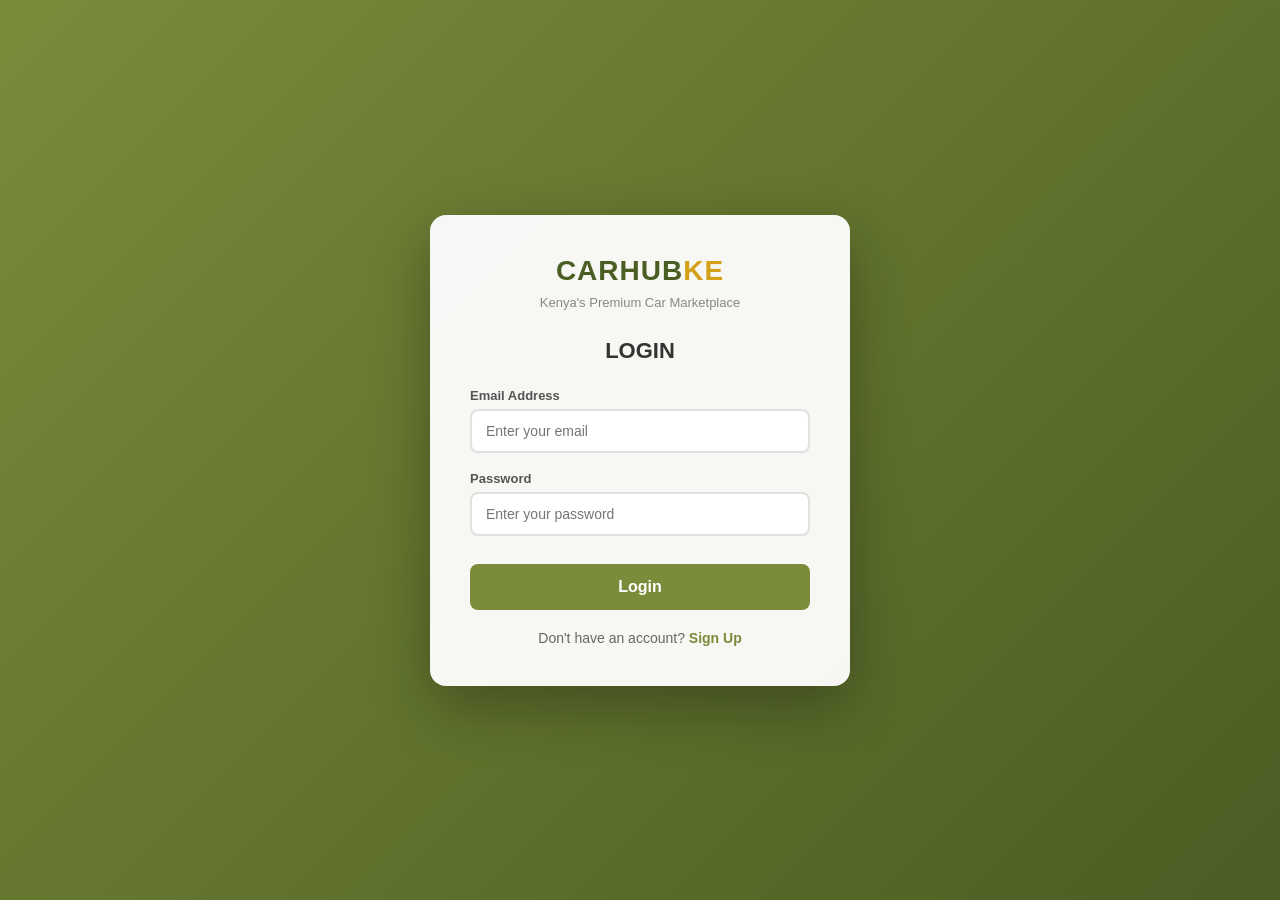
<file: Week 2/Login.html>
<!DOCTYPE html>
<html lang="en">
<head>
    <meta charset="UTF-8">
    <meta name="viewport" content="width=device-width, initial-scale=1.0">
    <title>CarHubKE - Login</title>
    <style>
        * { margin: 0; padding: 0; box-sizing: border-box; }
        body {
            font-family: 'Segoe UI', Tahoma, Geneva, Verdana, sans-serif;
            background: linear-gradient(135deg, #7a8b3a 0%, #4a5d23 100%);
            min-height: 100vh;
            display: flex;
            justify-content: center;
            align-items: center;
            padding: 20px;
        }
        .container {
            background: rgba(255,255,255,0.95);
            padding: 40px;
            border-radius: 16px;
            box-shadow: 0 20px 60px rgba(0,0,0,0.3);
            width: 100%;
            max-width: 420px;
        }
        .logo {
            text-align: center;
            font-size: 28px;
            font-weight: 800;
            color: #4a5d23;
            margin-bottom: 8px;
            letter-spacing: 1px;
        }
        .tagline {
            text-align: center;
            color: #888;
            font-size: 13px;
            margin-bottom: 28px;
        }
        h2 {
            text-align: center;
            color: #333;
            margin-bottom: 24px;
            font-size: 22px;
        }
        .welcome-banner {
            display: none;
            background: linear-gradient(90deg, #7a8b3a, #4a5d23);
            color: white;
            padding: 14px;
            border-radius: 10px;
            margin-bottom: 20px;
            text-align: center;
            font-size: 15px;
            animation: slideDown 0.6s ease;
        }
        @keyframes slideDown {
            from { opacity: 0; transform: translateY(-20px); }
            to { opacity: 1; transform: translateY(0); }
        }
        .form-group {
            margin-bottom: 18px;
        }
        label {
            display: block;
            margin-bottom: 6px;
            color: #555;
            font-size: 13px;
            font-weight: 600;
        }
        input {
            width: 100%;
            padding: 12px 14px;
            border: 2px solid #e0e0e0;
            border-radius: 8px;
            font-size: 14px;
            transition: all 0.3s;
        }
        input:focus {
            outline: none;
            border-color: #7a8b3a;
        }
        button {
            width: 100%;
            padding: 14px;
            background: #7a8b3a;
            color: white;
            border: none;
            border-radius: 8px;
            font-size: 16px;
            font-weight: 700;
            cursor: pointer;
            transition: all 0.3s;
            margin-top: 10px;
        }
        button:hover {
            background: #4a5d23;
            transform: translateY(-2px);
            box-shadow: 0 4px 12px rgba(74,93,35,0.3);
        }
        .signup-link {
            text-align: center;
            margin-top: 20px;
            font-size: 14px;
            color: #666;
        }
        .signup-link a {
            color: #7a8b3a;
            text-decoration: none;
            font-weight: 600;
        }
        .error {
            color: #d32f2f;
            font-size: 13px;
            margin-top: 8px;
            text-align: center;
            display: none;
        }
    </style>
</head>
<body>
    <div class="container">
        <div class="logo">CARHUB<span style="color:#d4a017;">KE</span></div>
        <div class="tagline">Kenya's Premium Car Marketplace</div>
        
        <div class="welcome-banner" id="welcomeBanner"></div>
        
        <h2>LOGIN</h2>
        <form id="loginForm">
            <div class="form-group">
                <label>Email Address</label>
                <input type="email" id="loginEmail" placeholder="Enter your email" required>
            </div>
            <div class="form-group">
                <label>Password</label>
                <input type="password" id="loginPassword" placeholder="Enter your password" required>
            </div>
            <div class="error" id="loginError">Invalid email or password</div>
            <button type="submit">Login</button>
        </form>
        <div class="signup-link">
            Don't have an account? <a href="signup.html">Sign Up</a>
        </div>
    </div>

    <script>
        // Check for new user welcome message
        const urlParams = new URLSearchParams(window.location.search);
        const isNewUser = urlParams.get('newuser');
        const userName = urlParams.get('name');
        
        if(isNewUser === '1' && userName) {
            const banner = document.getElementById('welcomeBanner');
            banner.innerHTML = `👋 Welcome back, <strong>${decodeURIComponent(userName)}</strong>! Please login to continue.`;
            banner.style.display = 'block';
        }

        document.getElementById('loginForm').addEventListener('submit', function(e) {
            e.preventDefault();
            
            const email = document.getElementById('loginEmail').value.trim();
            const password = document.getElementById('loginPassword').value;
            const storedUser = JSON.parse(localStorage.getItem('carhubUser') || '{}');
            
            // Demo validation (in production, this goes to PHP/MySQL backend)
            if(storedUser.email === email && storedUser.password === password) {
                // Set session
                sessionStorage.setItem('carhubSession', JSON.stringify({
                    name: storedUser.fullName,
                    email: storedUser.email,
                    loginTime: new Date().toISOString()
                }));
                window.location.href = 'dashboard.html';
            } else {
                // For demo: allow any login if no user exists yet
                if(!storedUser.email) {
                    sessionStorage.setItem('carhubSession', JSON.stringify({
                        name: 'Guest User',
                        email: email,
                        loginTime: new Date().toISOString()
                    }));
                    window.location.href = 'dashboard.html';
                } else {
                    document.getElementById('loginError').style.display = 'block';
                }
            }
        });
    </script>
</body>
</html>
</file>
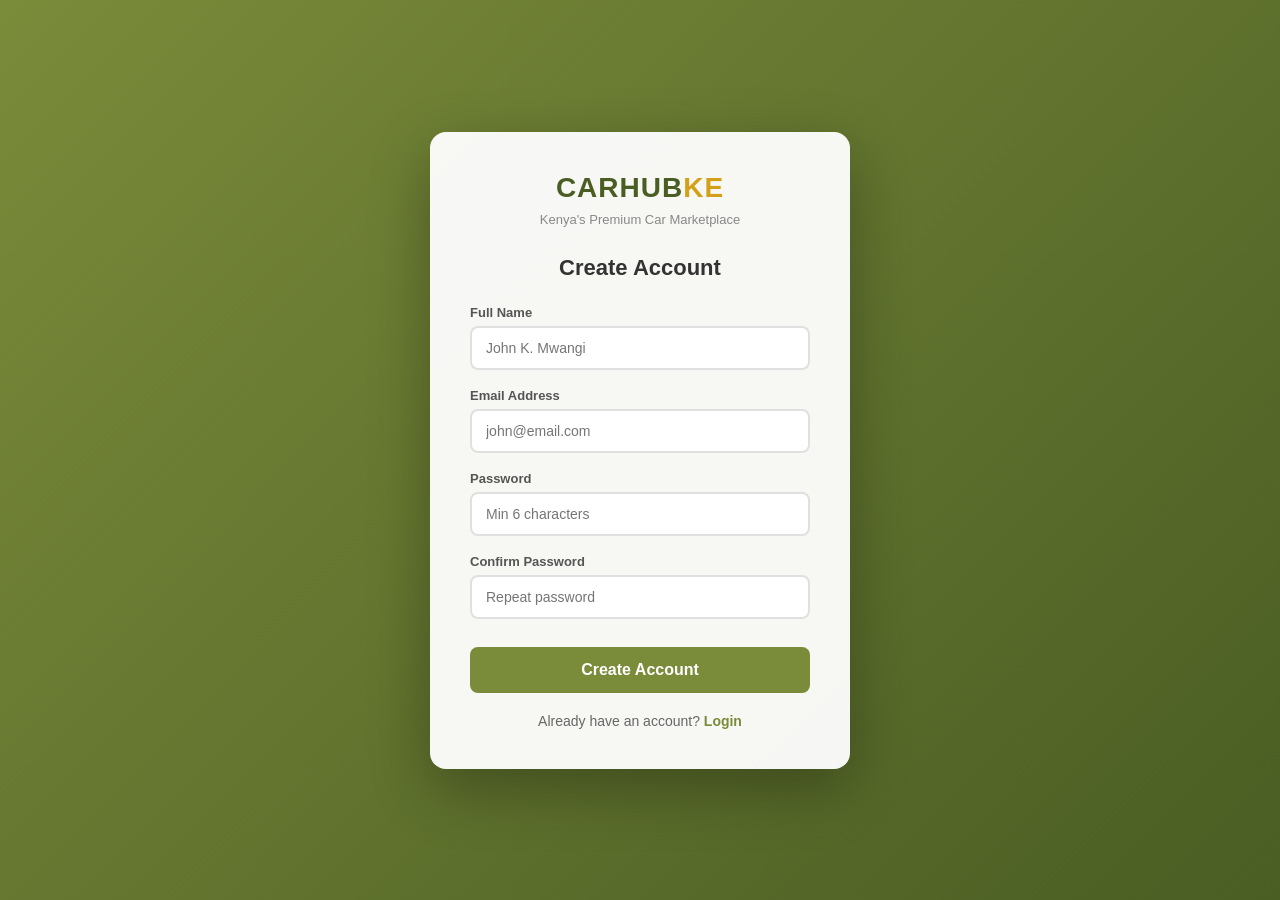
<file: Week 2/Signup.html>
<!DOCTYPE html>
<html lang="en">
<head>
    <meta charset="UTF-8">
    <meta name="viewport" content="width=device-width, initial-scale=1.0">
    <title>CarHubKE - Create Account</title>
    <style>
        * { margin: 0; padding: 0; box-sizing: border-box; }
        body {
            font-family: 'Segoe UI', Tahoma, Geneva, Verdana, sans-serif;
            background: linear-gradient(135deg, #7a8b3a 0%, #4a5d23 100%);
            min-height: 100vh;
            display: flex;
            justify-content: center;
            align-items: center;
            padding: 20px;
        }
        .container {
            background: rgba(255,255,255,0.95);
            padding: 40px;
            border-radius: 16px;
            box-shadow: 0 20px 60px rgba(0,0,0,0.3);
            width: 100%;
            max-width: 420px;
        }
        .logo {
            text-align: center;
            font-size: 28px;
            font-weight: 800;
            color: #4a5d23;
            margin-bottom: 8px;
            letter-spacing: 1px;
        }
        .tagline {
            text-align: center;
            color: #888;
            font-size: 13px;
            margin-bottom: 28px;
        }
        h2 {
            text-align: center;
            color: #333;
            margin-bottom: 24px;
            font-size: 22px;
        }
        .form-group {
            margin-bottom: 18px;
        }
        label {
            display: block;
            margin-bottom: 6px;
            color: #555;
            font-size: 13px;
            font-weight: 600;
        }
        input {
            width: 100%;
            padding: 12px 14px;
            border: 2px solid #e0e0e0;
            border-radius: 8px;
            font-size: 14px;
            transition: all 0.3s;
        }
        input:focus {
            outline: none;
            border-color: #7a8b3a;
        }
        .error {
            color: #d32f2f;
            font-size: 12px;
            margin-top: 4px;
            display: none;
        }
        button {
            width: 100%;
            padding: 14px;
            background: #7a8b3a;
            color: white;
            border: none;
            border-radius: 8px;
            font-size: 16px;
            font-weight: 700;
            cursor: pointer;
            transition: all 0.3s;
            margin-top: 10px;
        }
        button:hover {
            background: #4a5d23;
            transform: translateY(-2px);
            box-shadow: 0 4px 12px rgba(74,93,35,0.3);
        }
        .login-link {
            text-align: center;
            margin-top: 20px;
            font-size: 14px;
            color: #666;
        }
        .login-link a {
            color: #7a8b3a;
            text-decoration: none;
            font-weight: 600;
        }
        .login-link a:hover { text-decoration: underline; }
        .success-msg {
            display: none;
            background: #e8f5e9;
            color: #2e7d32;
            padding: 12px;
            border-radius: 8px;
            margin-bottom: 16px;
            text-align: center;
            font-weight: 600;
        }
    </style>
</head>
<body>
    <div class="container">
        <div class="logo">CARHUB<span style="color:#d4a017;">KE</span></div>
        <div class="tagline">Kenya's Premium Car Marketplace</div>
        <h2>Create Account</h2>
        <div class="success-msg" id="successMsg"></div>
        <form id="signupForm">
            <div class="form-group">
                <label>Full Name</label>
                <input type="text" id="fullName" placeholder="John K. Mwangi" required>
                <div class="error" id="nameError">Please enter your full name</div>
            </div>
            <div class="form-group">
                <label>Email Address</label>
                <input type="email" id="email" placeholder="john@email.com" required>
                <div class="error" id="emailError">Enter a valid email address</div>
            </div>
            <div class="form-group">
                <label>Password</label>
                <input type="password" id="password" placeholder="Min 6 characters" required>
                <div class="error" id="passError">Password must be at least 6 characters</div>
            </div>
            <div class="form-group">
                <label>Confirm Password</label>
                <input type="password" id="confirmPassword" placeholder="Repeat password" required>
                <div class="error" id="matchError">Passwords do not match</div>
            </div>
            <button type="submit">Create Account</button>
        </form>
        <div class="login-link">
            Already have an account? <a href="login.html">Login</a>
        </div>
    </div>

    <script>
        document.getElementById('signupForm').addEventListener('submit', function(e) {
            e.preventDefault();
            
            // Reset errors
            document.querySelectorAll('.error').forEach(el => el.style.display = 'none');
            
            const fullName = document.getElementById('fullName').value.trim();
            const email = document.getElementById('email').value.trim();
            const password = document.getElementById('password').value;
            const confirmPassword = document.getElementById('confirmPassword').value;
            let valid = true;

            if(fullName.length < 2) {
                document.getElementById('nameError').style.display = 'block';
                valid = false;
            }
            if(!email.includes('@') || !email.includes('.')) {
                document.getElementById('emailError').style.display = 'block';
                valid = false;
            }
            if(password.length < 6) {
                document.getElementById('passError').style.display = 'block';
                valid = false;
            }
            if(password !== confirmPassword) {
                document.getElementById('matchError').style.display = 'block';
                valid = false;
            }

            if(valid) {
                // Store user data in localStorage (simulating backend)
                const userData = {
                    fullName: fullName,                 email: email,
                    password: password,
                    registeredAt: new Date().toISOString()
                };
                localStorage.setItem('carhubUser', JSON.stringify(userData));
                
                // Show success and redirect
                const msg = document.getElementById('successMsg');
                msg.textContent = 'Account created successfully! Redirecting...';
                msg.style.display = 'block';
                
                setTimeout(() => {
                    window.location.href = 'login.html?newuser=1&name=' + encodeURIComponent(fullName);
                }, 1500);
            }
        });
    </script>
</body>
</html>
</file>
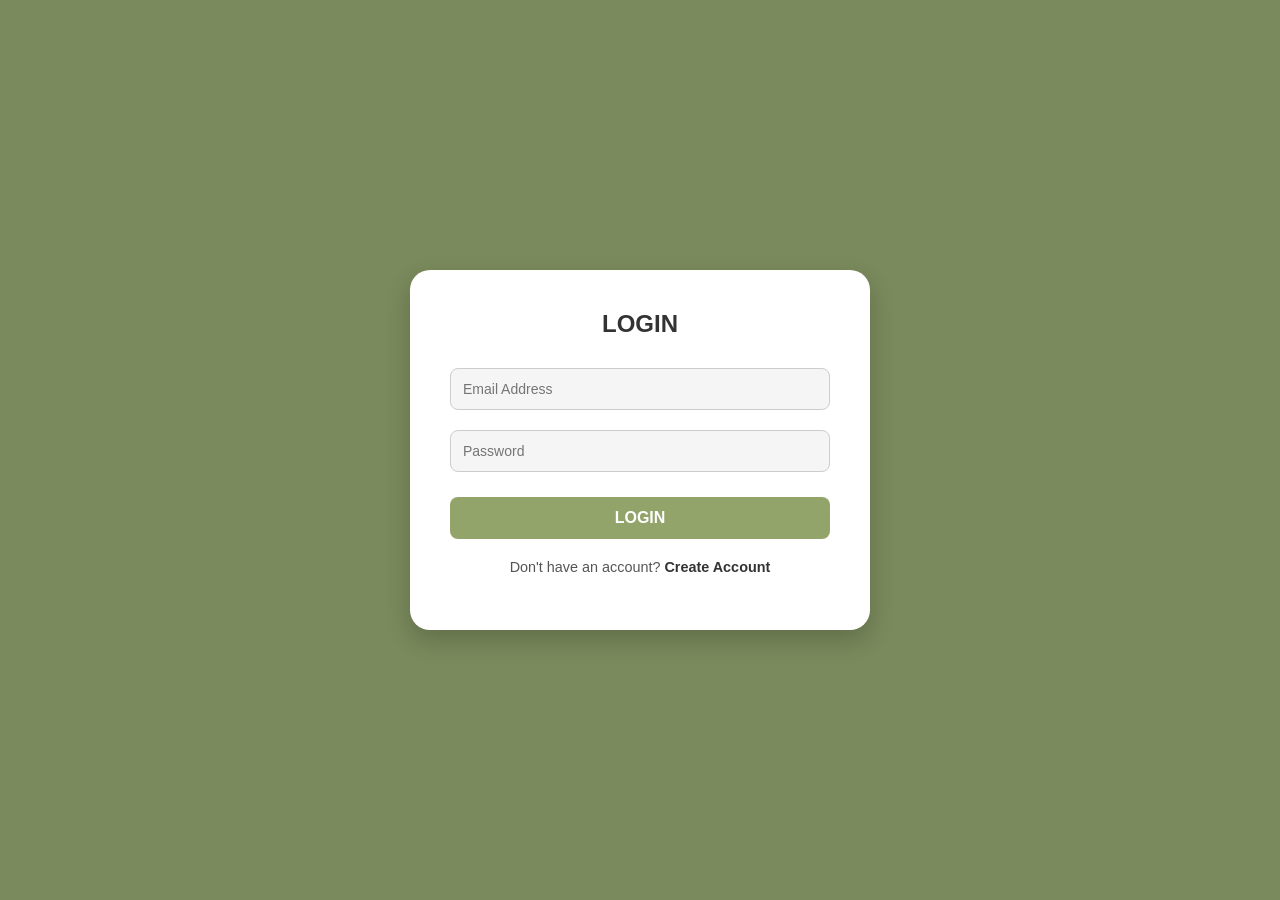
<file: Week 3/dynamic.html>
<!DOCTYPE html>
<html lang="en">
<head>
    <meta charset="UTF-8">
    <meta name="viewport" content="width=device-width, initial-scale=1.0">
    <title>CarHub KE - Authentication</title>
    <link rel="stylesheet" href="style.css">
</head>
<body>

    <div id="auth-container" class="card">
        
        <div id="login-view">
            <h2>LOGIN</h2>
            <div id="login-message" class="hidden success-text">Account created successfully. Please log in!</div>
            <form id="loginForm">
                <input type="email" id="loginEmail" placeholder="Email Address" required>
                <input type="password" id="loginPassword" placeholder="Password" required>
                <button type="submit" class="btn">LOGIN</button>
            </form>
            <p class="toggle-text">Don't have an account? <a href="#" id="showSignup">Create Account</a></p>
        </div>

        <div id="signup-view" class="hidden">
            <h2>Create Account</h2>
            <form id="signupForm">
                <input type="text" id="signupName" placeholder="e.g., Ryan Nyagaka" required>
                <input type="email" id="signupEmail" placeholder="Email Address" required>
                <input type="password" id="signupPassword" placeholder="Password" required>
                
                <div class="strength-meter-container">
                    <div id="strength-bar" class="strength-bar"></div>
                </div>
                <p id="strength-text" class="strength-text">Password Strength</p>

                <button type="submit" class="btn">Create Account</button>
            </form>
            <p class="toggle-text">Already have an account? <a href="#" id="showLogin">Login</a></p>
        </div>

    </div>

    <div id="dashboard-container" class="card hidden">
        <h1 id="welcomeMessage">Welcome back!</h1>
        <p>Your CarHub KE profile is ready.</p>
        <button id="logoutBtn" class="btn btn-secondary">Logout</button>
    </div>

    <script src="dynamic.js"></script>
</body>
</html>
</file>
<file: Week 3/style.css>
/* Core Layout */
body {
    background-color: #7a8a5c; 
    font-family: 'Arial', sans-serif;
    display: flex;
    justify-content: center;
    align-items: center;
    height: 100vh;
    margin: 0;
}

.card {
    background: #ffffff;
    padding: 40px;
    border-radius: 20px;
    width: 100%;
    max-width: 380px;
    text-align: center;
    box-shadow: 0 10px 25px rgba(0,0,0,0.2);
}

.card h2 { color: #333333; margin-top: 0; margin-bottom: 20px; }

input {
    width: 100%; padding: 12px; margin: 10px 0;
    border: 1px solid #cccccc; border-radius: 8px;
    box-sizing: border-box; background-color: #f5f5f5; font-size: 14px;
}

.btn {
    width: 100%; padding: 12px; background-color: #92a469;
    color: #ffffff; border: none; border-radius: 8px;
    font-weight: bold; cursor: pointer; margin-top: 15px;
    font-size: 16px; transition: background-color 0.2s;
}

.btn:hover { background-color: #6b7a4d; }
.btn-secondary { background-color: #333333; margin-top: 30px; }
.btn-secondary:hover { background-color: #111111; }

.toggle-text { font-size: 0.9em; margin-top: 20px; color: #555555; }
.toggle-text a { color: #333333; text-decoration: none; font-weight: bold; }

.hidden { display: none !important; }

/* --- NEW: Password Strength & Messages --- */
.strength-meter-container {
    width: 100%;
    height: 6px;
    background-color: #e0e0e0;
    border-radius: 3px;
    margin-top: 5px;
    overflow: hidden;
}

.strength-bar {
    height: 100%;
    width: 0%;
    transition: all 0.3s ease;
}

.strength-text {
    font-size: 0.8em;
    text-align: right;
    margin: 5px 0 10px 0;
    font-weight: bold;
    color: #888;
}

/* Strength Colors */
.weak { width: 33%; background-color: #ff4d4d; }
.medium { width: 66%; background-color: #ffd11a; }
.strong { width: 100%; background-color: #92a469; }

.success-text {
    color: #92a469;
    font-size: 0.9em;
    font-weight: bold;
    margin-bottom: 15px;
    padding: 10px;
    background-color: #eaf1e1;
    border-radius: 5px;
}
</file>
